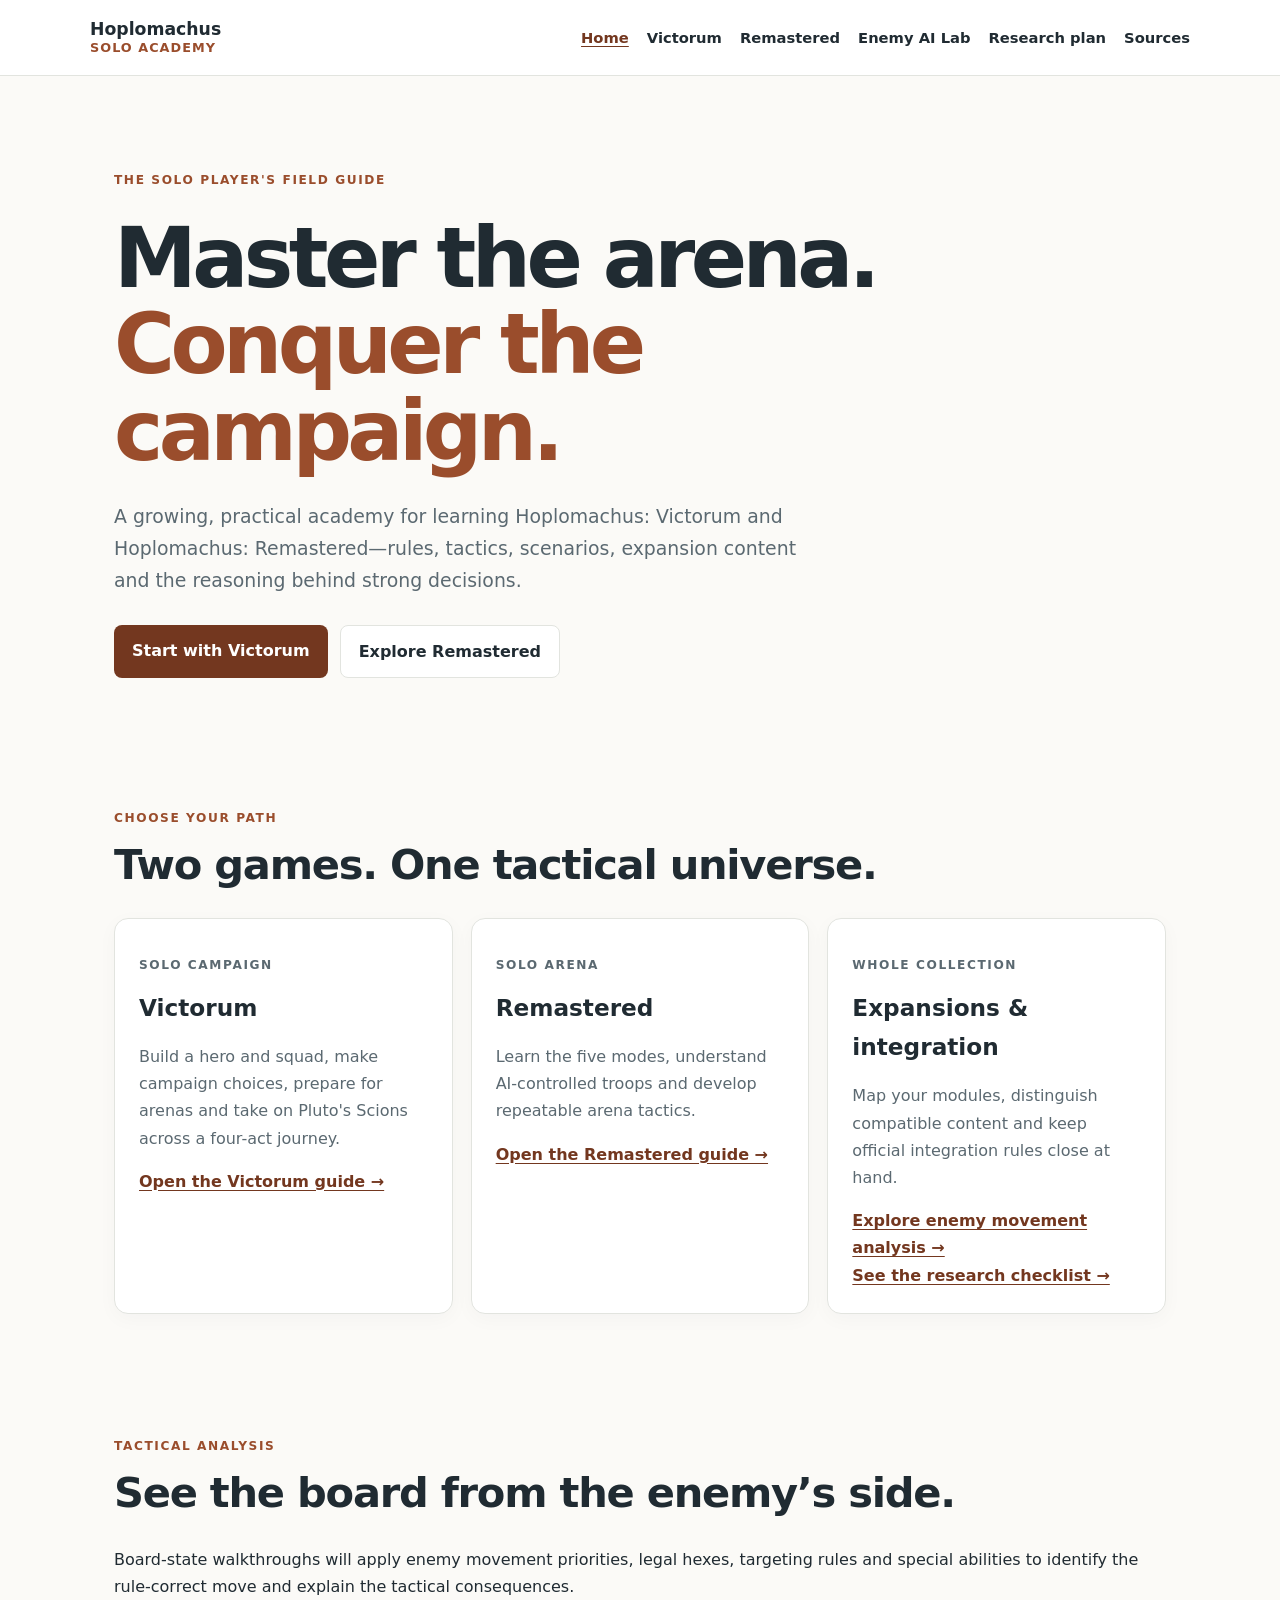
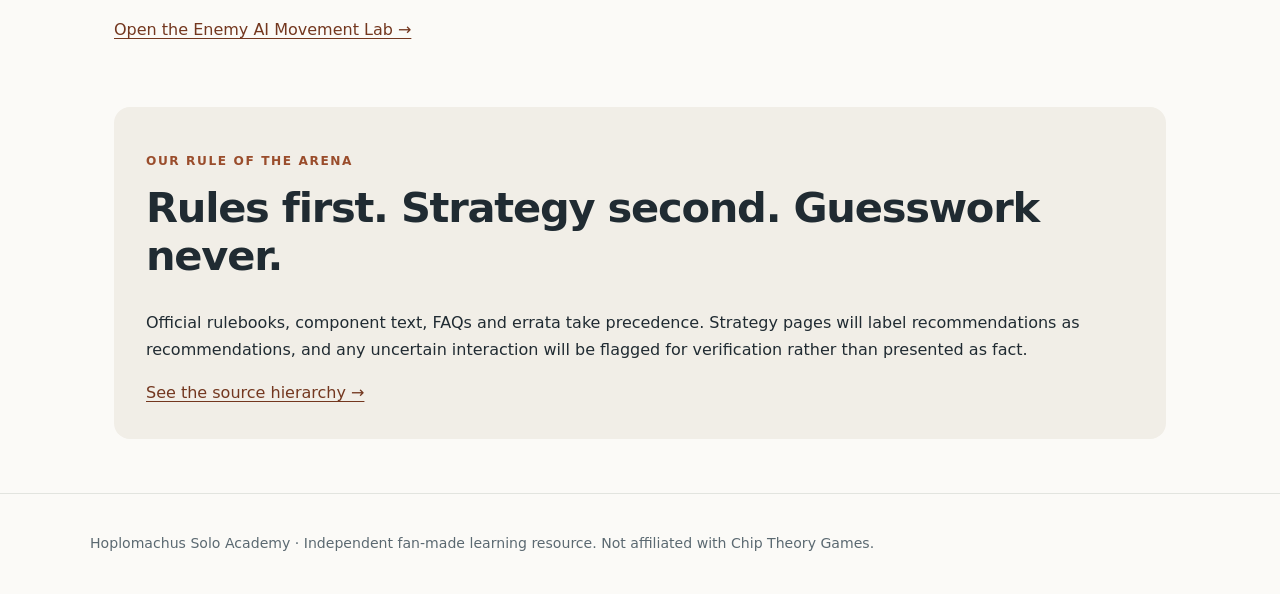
<file: index.html>
<!doctype html>
<html lang="en"><head><meta charset="utf-8"><meta name="viewport" content="width=device-width,initial-scale=1"><meta name="description" content="A practical solo guide to Hoplomachus Victorum and Remastered."><title>Hoplomachus Solo Academy</title><link rel="stylesheet" href="assets/style.css"></head>
<body><header class="site-header"><a class="brand" href="index.html">Hoplomachus <span>Solo Academy</span></a><button class="menu-toggle" aria-expanded="false" aria-controls="site-nav">Menu</button><nav id="site-nav" aria-label="Main navigation"><a href="index.html" aria-current="page">Home</a><a href="guides/victorum-start.html">Victorum</a><a href="guides/remastered-start.html">Remastered</a><a href="guides/enemy-movement-lab.html">Enemy AI Lab</a><a href="research/scope.html">Research plan</a><a href="sources.html">Sources</a></nav></header>
<main><section class="hero"><p class="eyebrow">THE SOLO PLAYER'S FIELD GUIDE</p><h1>Master the arena.<br><span>Conquer the campaign.</span></h1><p class="lead">A growing, practical academy for learning Hoplomachus: Victorum and Hoplomachus: Remastered—rules, tactics, scenarios, expansion content and the reasoning behind strong decisions.</p><div class="actions"><a class="button" href="guides/victorum-start.html">Start with Victorum</a><a class="button secondary" href="guides/remastered-start.html">Explore Remastered</a></div></section>
<section class="section"><div class="section-heading"><p class="eyebrow">CHOOSE YOUR PATH</p><h2>Two games. One tactical universe.</h2></div><div class="cards"><article class="card"><p class="tag">SOLO CAMPAIGN</p><h3>Victorum</h3><p>Build a hero and squad, make campaign choices, prepare for arenas and take on Pluto's Scions across a four-act journey.</p><a href="guides/victorum-start.html">Open the Victorum guide →</a></article><article class="card"><p class="tag">SOLO ARENA</p><h3>Remastered</h3><p>Learn the five modes, understand AI-controlled troops and develop repeatable arena tactics.</p><a href="guides/remastered-start.html">Open the Remastered guide →</a></article><article class="card"><p class="tag">WHOLE COLLECTION</p><h3>Expansions & integration</h3><p>Map your modules, distinguish compatible content and keep official integration rules close at hand.</p><a href="guides/enemy-movement-lab.html">Explore enemy movement analysis →</a><br><a href="research/scope.html">See the research checklist →</a></article></div></section>
<section class="section"><div class="section-heading"><p class="eyebrow">TACTICAL ANALYSIS</p><h2>See the board from the enemy’s side.</h2></div><p>Board-state walkthroughs will apply enemy movement priorities, legal hexes, targeting rules and special abilities to identify the rule-correct move and explain the tactical consequences.</p><a href="guides/enemy-movement-lab.html">Open the Enemy AI Movement Lab →</a></section><section class="section muted"><p class="eyebrow">OUR RULE OF THE ARENA</p><h2>Rules first. Strategy second. Guesswork never.</h2><p>Official rulebooks, component text, FAQs and errata take precedence. Strategy pages will label recommendations as recommendations, and any uncertain interaction will be flagged for verification rather than presented as fact.</p><a href="sources.html">See the source hierarchy →</a></section></main><footer><p>Hoplomachus Solo Academy · Independent fan-made learning resource. Not affiliated with Chip Theory Games.</p></footer><script src="assets/site.js"></script></body></html>
</file>
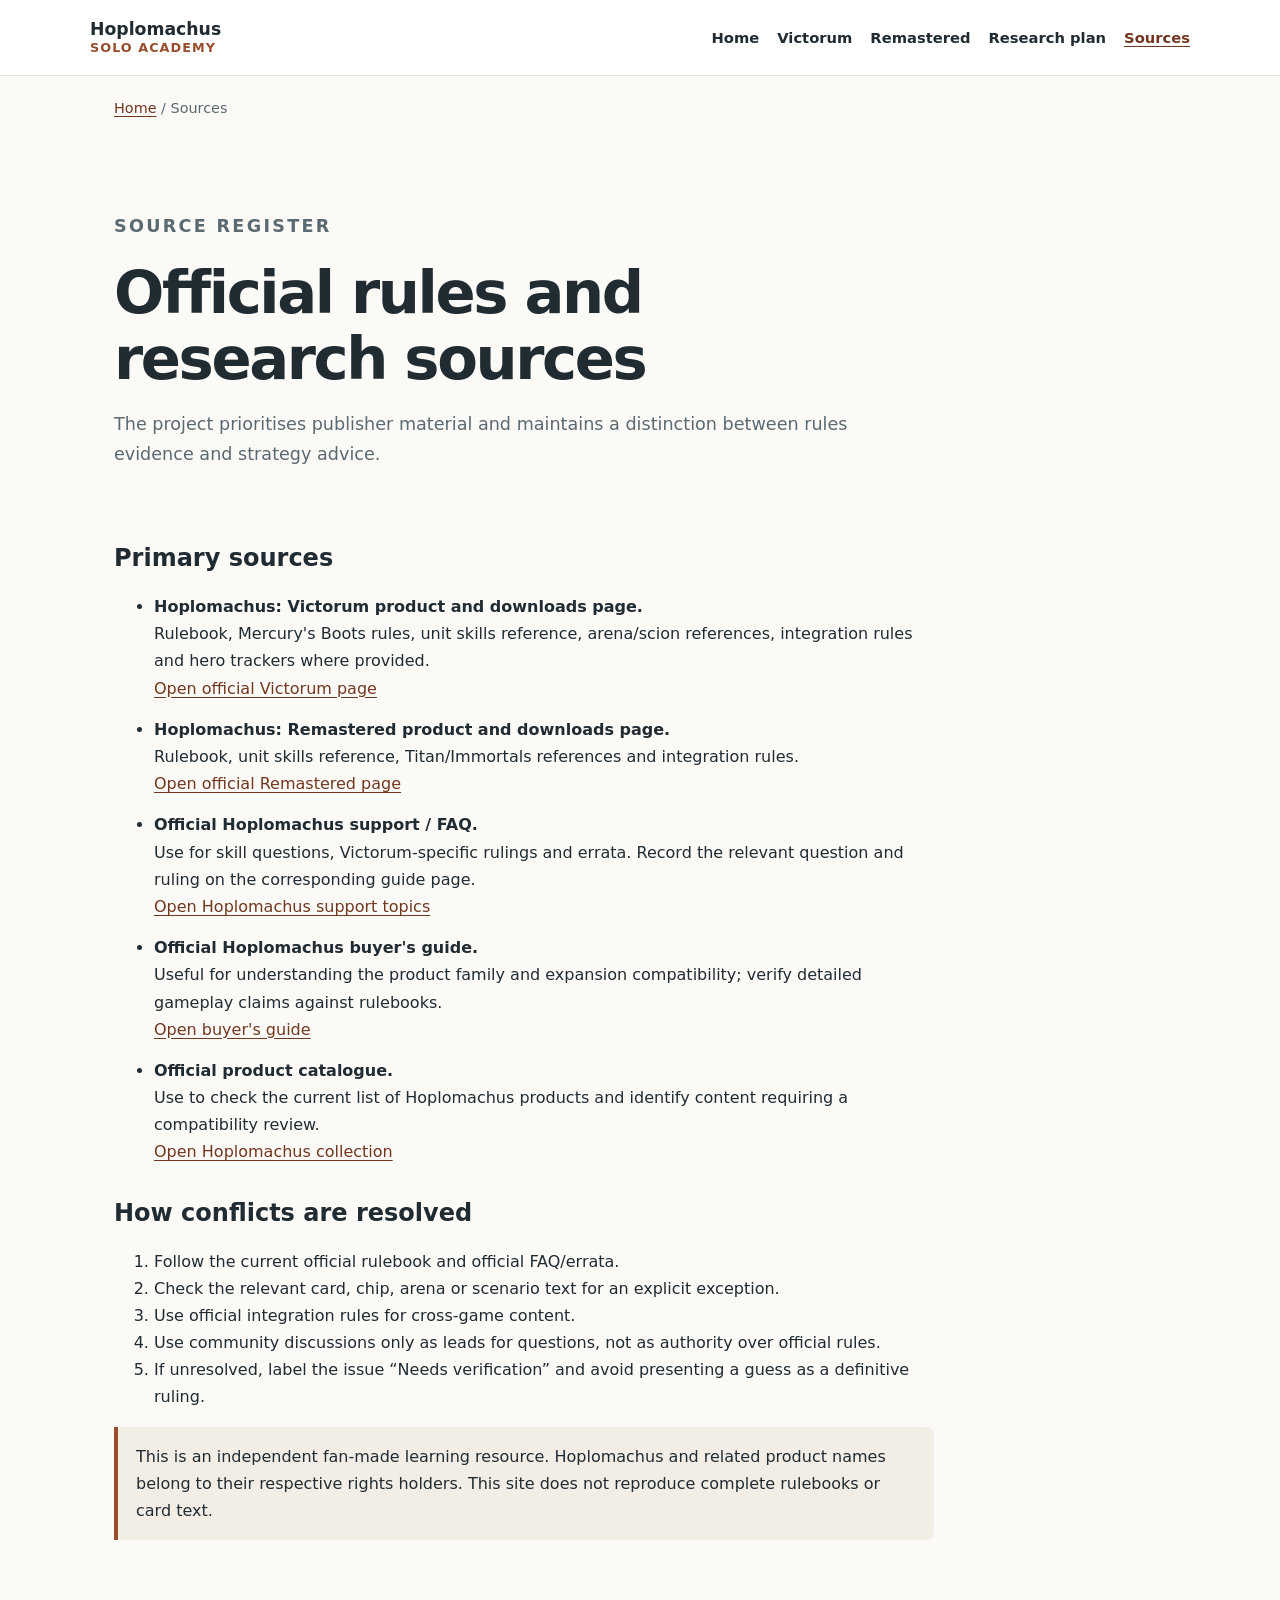
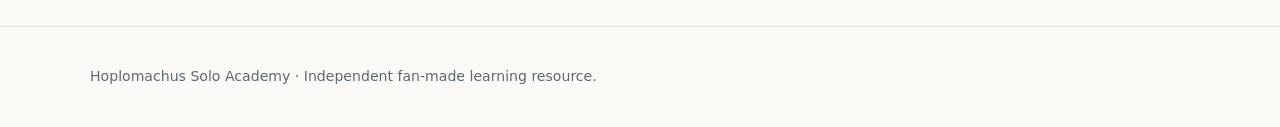
<file: sources.html>
<!doctype html><html lang="en"><head><meta charset="utf-8"><meta name="viewport" content="width=device-width,initial-scale=1"><title>Sources & Rules Authority | Hoplomachus Solo Academy</title><link rel="stylesheet" href="assets/style.css"></head><body><header class="site-header"><a class="brand" href="index.html">Hoplomachus <span>Solo Academy</span></a><button class="menu-toggle" aria-expanded="false" aria-controls="site-nav">Menu</button><nav id="site-nav" aria-label="Main navigation"><a href="index.html">Home</a><a href="guides/victorum-start.html">Victorum</a><a href="guides/remastered-start.html">Remastered</a><a href="research/scope.html">Research plan</a><a href="sources.html" aria-current="page">Sources</a></nav></header><main><div class="breadcrumbs"><a href="index.html">Home</a> / Sources</div><header class="page-intro"><p class="eyebrow">SOURCE REGISTER</p><h1>Official rules and research sources</h1><p>The project prioritises publisher material and maintains a distinction between rules evidence and strategy advice.</p></header><article class="content"><h2>Primary sources</h2><ul class="source-list"><li><strong>Hoplomachus: Victorum product and downloads page.</strong><br>Rulebook, Mercury's Boots rules, unit skills reference, arena/scion references, integration rules and hero trackers where provided.<br><a href="https://chiptheorygames.com/products/hoplomachus-victorum">Open official Victorum page</a></li><li><strong>Hoplomachus: Remastered product and downloads page.</strong><br>Rulebook, unit skills reference, Titan/Immortals references and integration rules.<br><a href="https://chiptheorygames.com/products/hoplomachus-remastered">Open official Remastered page</a></li><li><strong>Official Hoplomachus support / FAQ.</strong><br>Use for skill questions, Victorum-specific rulings and errata. Record the relevant question and ruling on the corresponding guide page.<br><a href="https://support.chiptheorygames.com/support/solutions/33000133541">Open Hoplomachus support topics</a></li><li><strong>Official Hoplomachus buyer's guide.</strong><br>Useful for understanding the product family and expansion compatibility; verify detailed gameplay claims against rulebooks.<br><a href="https://chiptheorygames.com/blogs/buyers-guides/hoplomachus-buyers-guide">Open buyer's guide</a></li><li><strong>Official product catalogue.</strong><br>Use to check the current list of Hoplomachus products and identify content requiring a compatibility review.<br><a href="https://chiptheorygames.com/collections/hoplomachus">Open Hoplomachus collection</a></li></ul><h2>How conflicts are resolved</h2><ol><li>Follow the current official rulebook and official FAQ/errata.</li><li>Check the relevant card, chip, arena or scenario text for an explicit exception.</li><li>Use official integration rules for cross-game content.</li><li>Use community discussions only as leads for questions, not as authority over official rules.</li><li>If unresolved, label the issue “Needs verification” and avoid presenting a guess as a definitive ruling.</li></ol><p class="note">This is an independent fan-made learning resource. Hoplomachus and related product names belong to their respective rights holders. This site does not reproduce complete rulebooks or card text.</p></article></main><footer><p>Hoplomachus Solo Academy · Independent fan-made learning resource.</p></footer><script src="assets/site.js"></script></body></html>
</file>
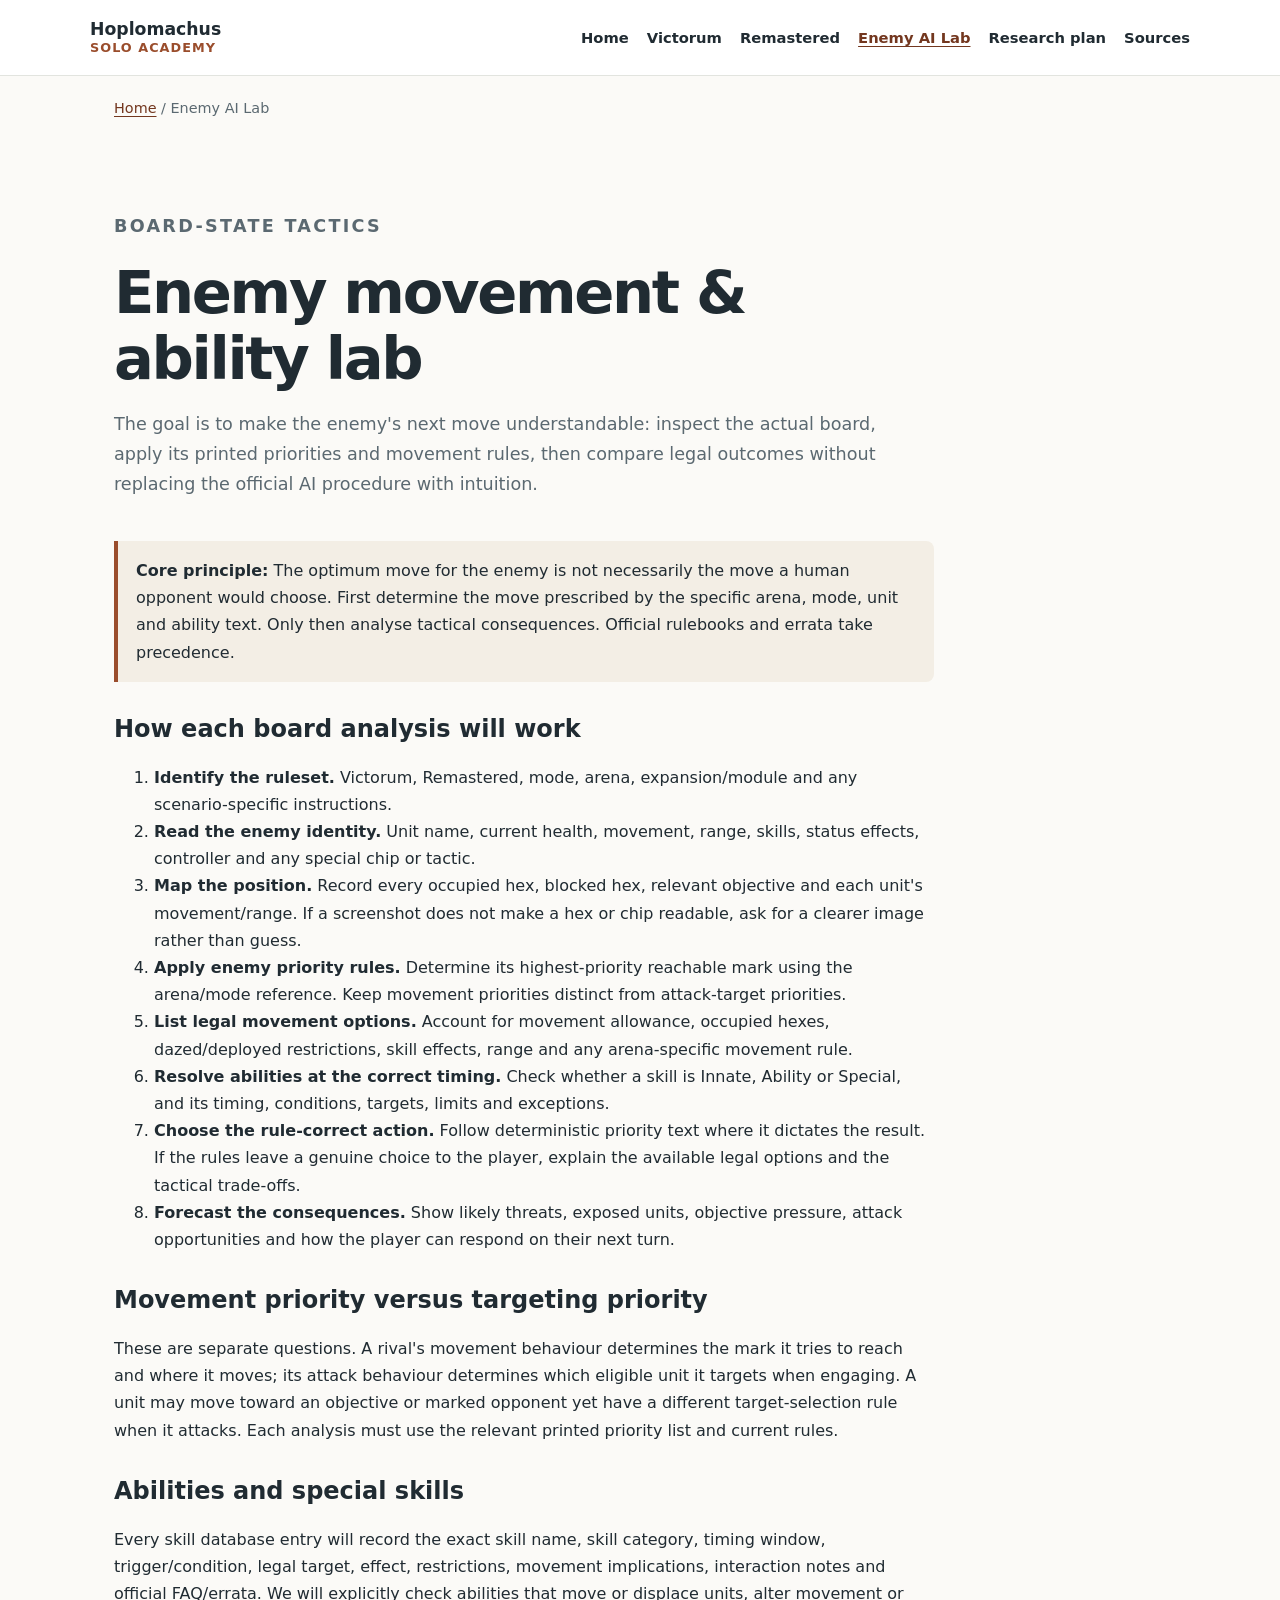
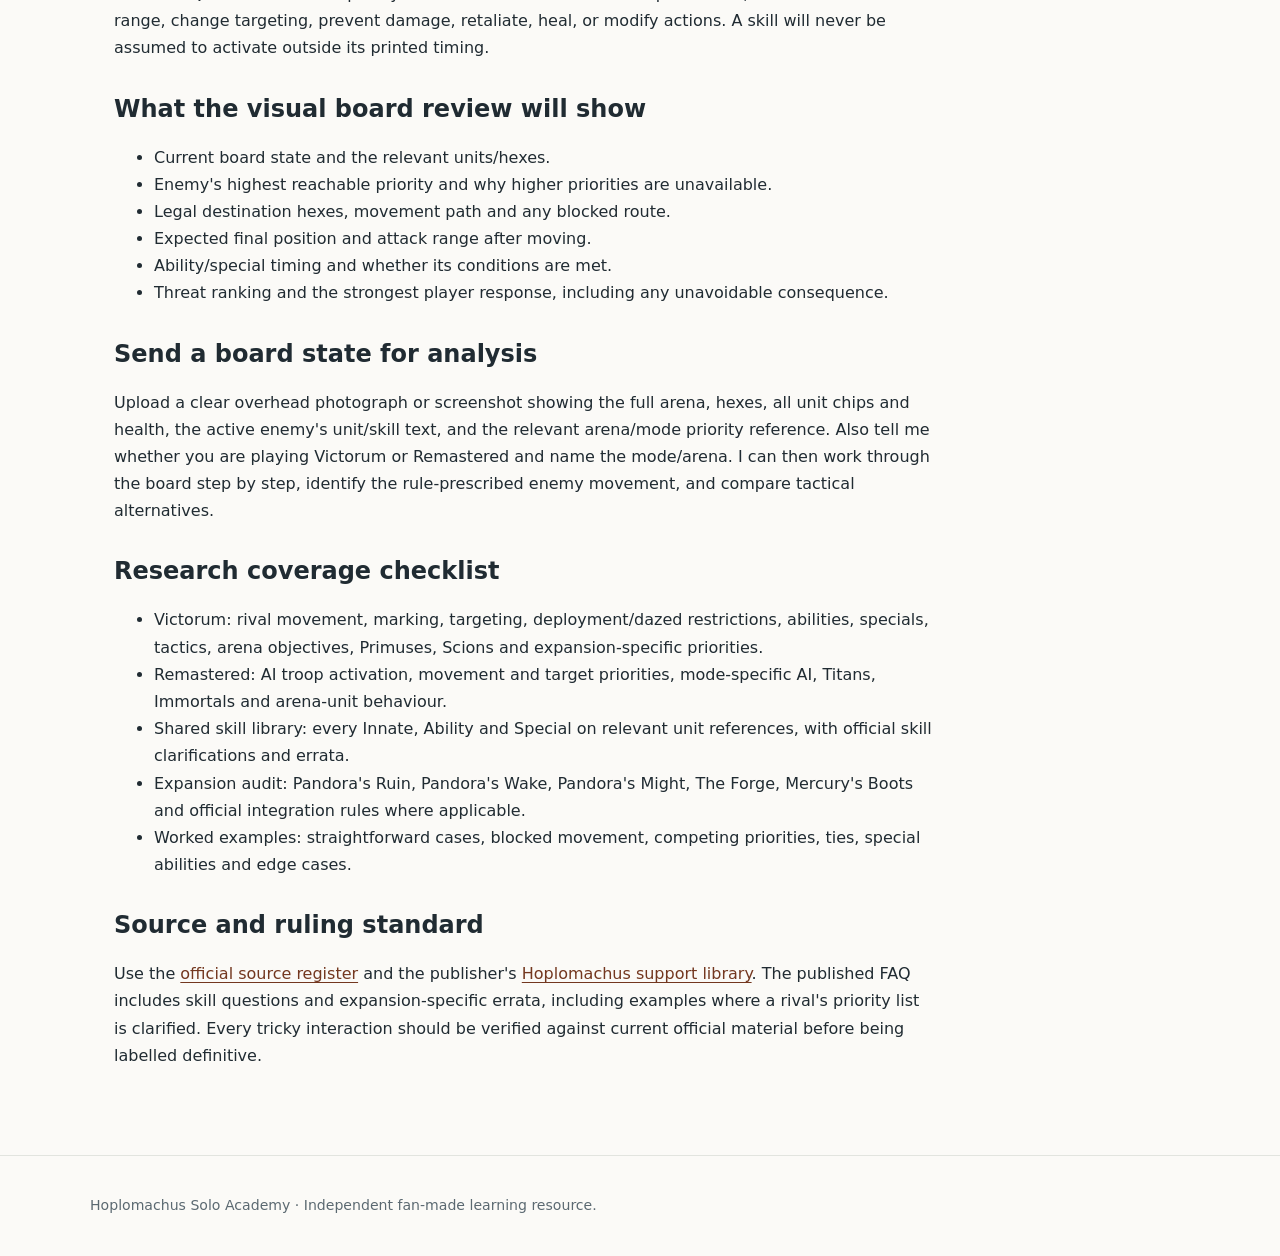
<file: guides/enemy-movement-lab.html>
<!doctype html>
<html lang="en"><head><meta charset="utf-8"><meta name="viewport" content="width=device-width,initial-scale=1"><title>Enemy AI Movement Lab | Hoplomachus Solo Academy</title><link rel="stylesheet" href="../assets/style.css"></head>
<body><header class="site-header"><a class="brand" href="../index.html">Hoplomachus <span>Solo Academy</span></a><button class="menu-toggle" aria-expanded="false" aria-controls="site-nav">Menu</button><nav id="site-nav" aria-label="Main navigation"><a href="../index.html">Home</a><a href="victorum-start.html">Victorum</a><a href="remastered-start.html">Remastered</a><a href="enemy-movement-lab.html" aria-current="page">Enemy AI Lab</a><a href="../research/scope.html">Research plan</a><a href="../sources.html">Sources</a></nav></header>
<main><div class="breadcrumbs"><a href="../index.html">Home</a> / Enemy AI Lab</div><header class="page-intro"><p class="eyebrow">BOARD-STATE TACTICS</p><h1>Enemy movement & ability lab</h1><p>The goal is to make the enemy's next move understandable: inspect the actual board, apply its printed priorities and movement rules, then compare legal outcomes without replacing the official AI procedure with intuition.</p></header>
<article class="content">
<div class="note"><strong>Core principle:</strong> The optimum move for the enemy is not necessarily the move a human opponent would choose. First determine the move prescribed by the specific arena, mode, unit and ability text. Only then analyse tactical consequences. Official rulebooks and errata take precedence.</div>
<h2>How each board analysis will work</h2><ol><li><strong>Identify the ruleset.</strong> Victorum, Remastered, mode, arena, expansion/module and any scenario-specific instructions.</li><li><strong>Read the enemy identity.</strong> Unit name, current health, movement, range, skills, status effects, controller and any special chip or tactic.</li><li><strong>Map the position.</strong> Record every occupied hex, blocked hex, relevant objective and each unit's movement/range. If a screenshot does not make a hex or chip readable, ask for a clearer image rather than guess.</li><li><strong>Apply enemy priority rules.</strong> Determine its highest-priority reachable mark using the arena/mode reference. Keep movement priorities distinct from attack-target priorities.</li><li><strong>List legal movement options.</strong> Account for movement allowance, occupied hexes, dazed/deployed restrictions, skill effects, range and any arena-specific movement rule.</li><li><strong>Resolve abilities at the correct timing.</strong> Check whether a skill is Innate, Ability or Special, and its timing, conditions, targets, limits and exceptions.</li><li><strong>Choose the rule-correct action.</strong> Follow deterministic priority text where it dictates the result. If the rules leave a genuine choice to the player, explain the available legal options and the tactical trade-offs.</li><li><strong>Forecast the consequences.</strong> Show likely threats, exposed units, objective pressure, attack opportunities and how the player can respond on their next turn.</li></ol>
<h2>Movement priority versus targeting priority</h2><p>These are separate questions. A rival's movement behaviour determines the mark it tries to reach and where it moves; its attack behaviour determines which eligible unit it targets when engaging. A unit may move toward an objective or marked opponent yet have a different target-selection rule when it attacks. Each analysis must use the relevant printed priority list and current rules.</p>
<h2>Abilities and special skills</h2><p>Every skill database entry will record the exact skill name, skill category, timing window, trigger/condition, legal target, effect, restrictions, movement implications, interaction notes and official FAQ/errata. We will explicitly check abilities that move or displace units, alter movement or range, change targeting, prevent damage, retaliate, heal, or modify actions. A skill will never be assumed to activate outside its printed timing.</p>
<h2>What the visual board review will show</h2><ul><li>Current board state and the relevant units/hexes.</li><li>Enemy's highest reachable priority and why higher priorities are unavailable.</li><li>Legal destination hexes, movement path and any blocked route.</li><li>Expected final position and attack range after moving.</li><li>Ability/special timing and whether its conditions are met.</li><li>Threat ranking and the strongest player response, including any unavoidable consequence.</li></ul>
<h2>Send a board state for analysis</h2><p>Upload a clear overhead photograph or screenshot showing the full arena, hexes, all unit chips and health, the active enemy's unit/skill text, and the relevant arena/mode priority reference. Also tell me whether you are playing Victorum or Remastered and name the mode/arena. I can then work through the board step by step, identify the rule-prescribed enemy movement, and compare tactical alternatives.</p>
<h2>Research coverage checklist</h2><ul><li>Victorum: rival movement, marking, targeting, deployment/dazed restrictions, abilities, specials, tactics, arena objectives, Primuses, Scions and expansion-specific priorities.</li><li>Remastered: AI troop activation, movement and target priorities, mode-specific AI, Titans, Immortals and arena-unit behaviour.</li><li>Shared skill library: every Innate, Ability and Special on relevant unit references, with official skill clarifications and errata.</li><li>Expansion audit: Pandora's Ruin, Pandora's Wake, Pandora's Might, The Forge, Mercury's Boots and official integration rules where applicable.</li><li>Worked examples: straightforward cases, blocked movement, competing priorities, ties, special abilities and edge cases.</li></ul>
<h2>Source and ruling standard</h2><p>Use the <a href="../sources.html">official source register</a> and the publisher's <a href="https://chiptheorygames.com/pages/support/hoplomachus">Hoplomachus support library</a>. The published FAQ includes skill questions and expansion-specific errata, including examples where a rival's priority list is clarified. Every tricky interaction should be verified against current official material before being labelled definitive.</p>
</article></main><footer><p>Hoplomachus Solo Academy · Independent fan-made learning resource.</p></footer><script src="../assets/site.js"></script></body></html>
</file>
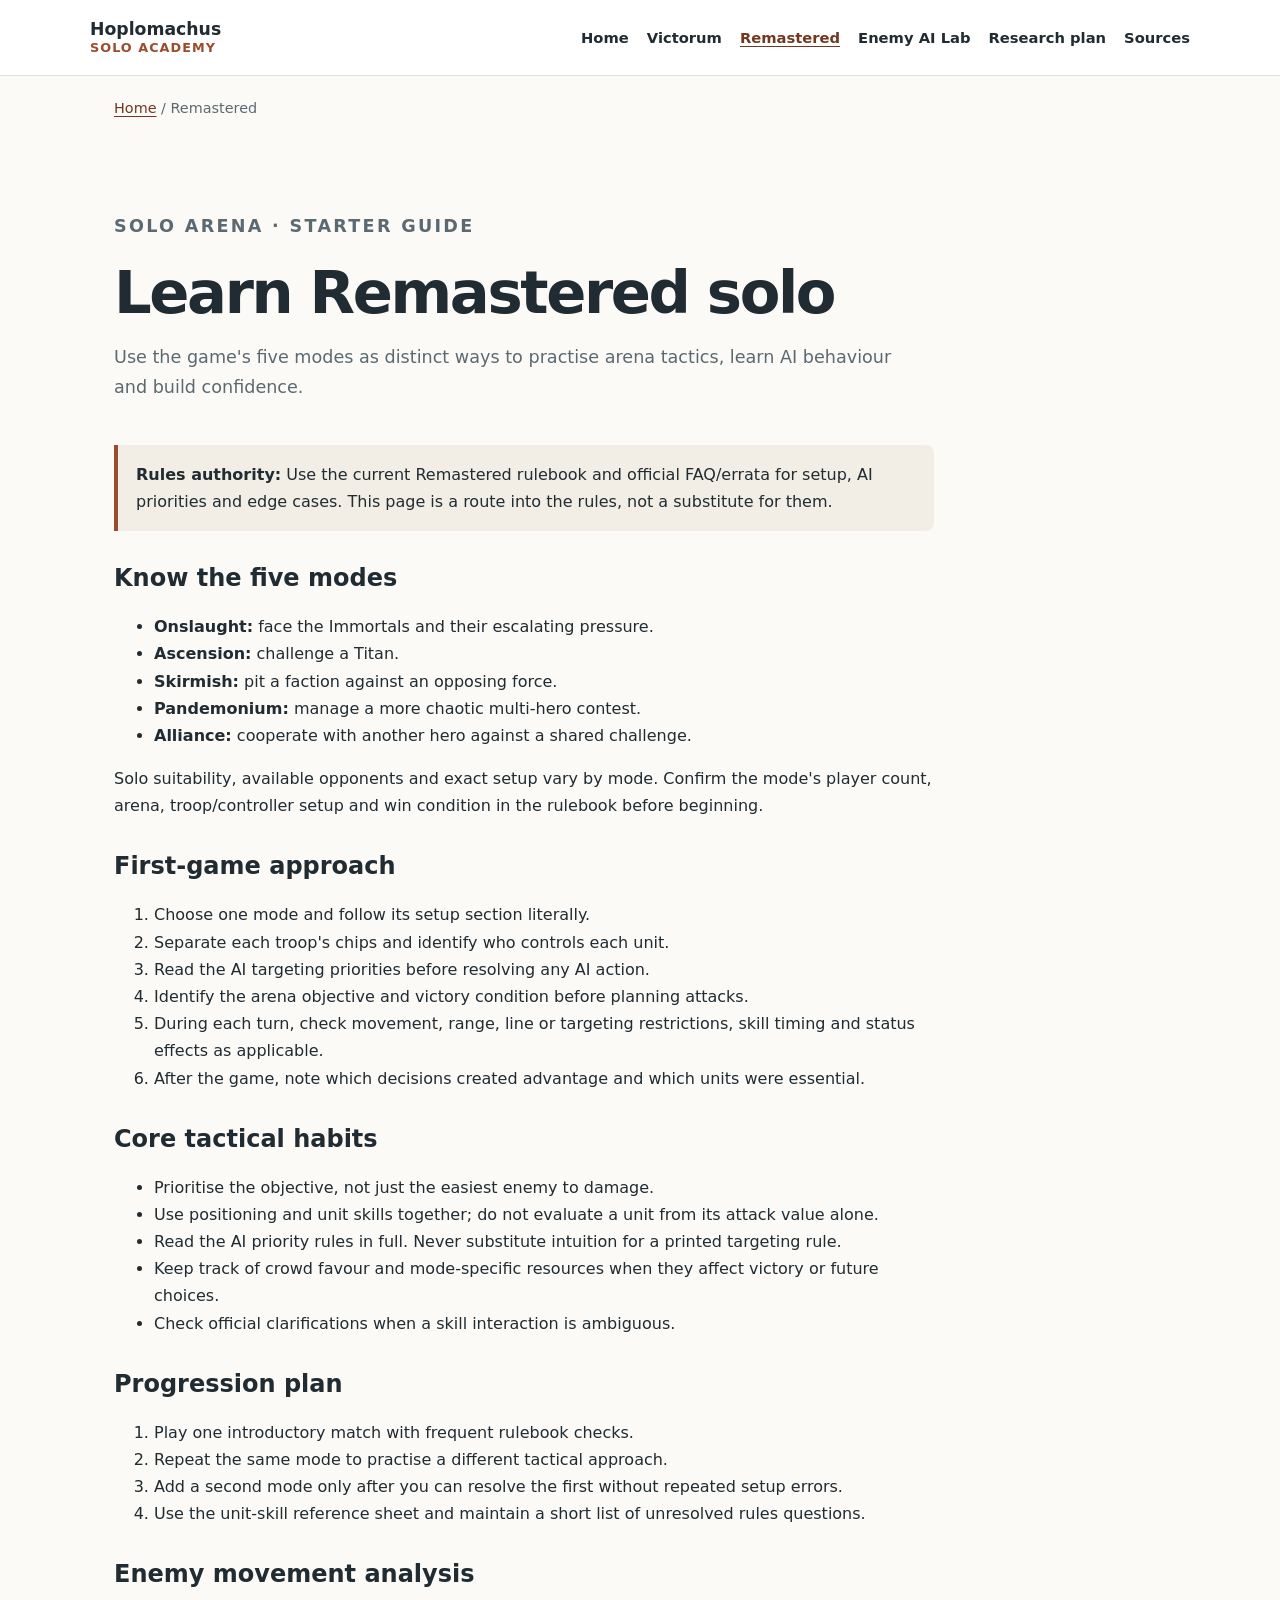
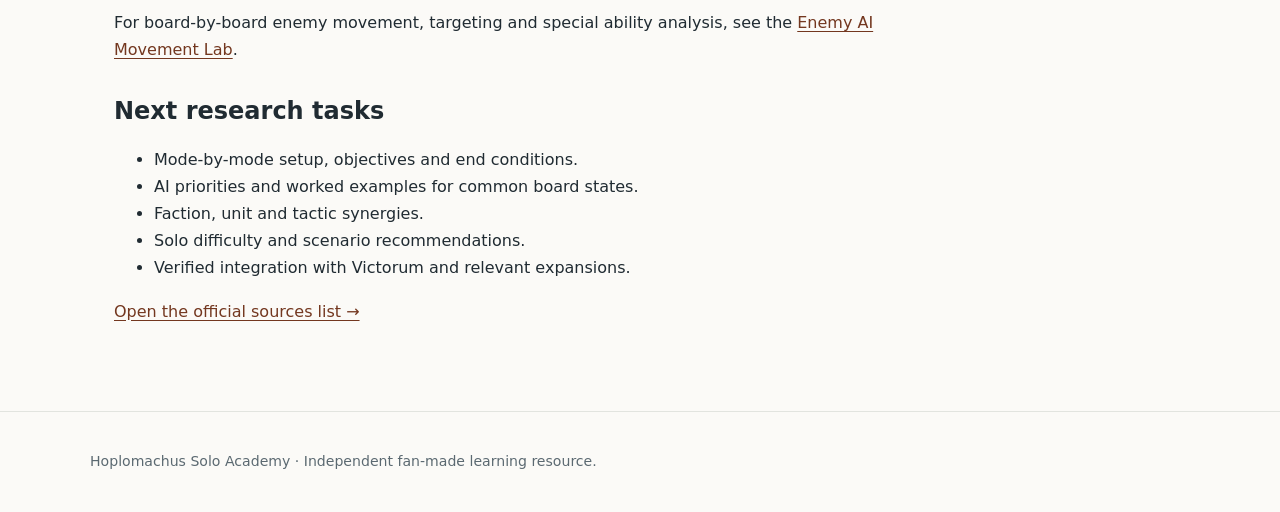
<file: guides/remastered-start.html>
<!doctype html><html lang="en"><head><meta charset="utf-8"><meta name="viewport" content="width=device-width,initial-scale=1"><title>Remastered Solo Starter | Hoplomachus Solo Academy</title><link rel="stylesheet" href="../assets/style.css"></head><body><header class="site-header"><a class="brand" href="../index.html">Hoplomachus <span>Solo Academy</span></a><button class="menu-toggle" aria-expanded="false" aria-controls="site-nav">Menu</button><nav id="site-nav" aria-label="Main navigation"><a href="../index.html">Home</a><a href="victorum-start.html">Victorum</a><a href="remastered-start.html" aria-current="page">Remastered</a><a href="enemy-movement-lab.html">Enemy AI Lab</a><a href="../research/scope.html">Research plan</a><a href="../sources.html">Sources</a></nav></header><main><div class="breadcrumbs"><a href="../index.html">Home</a> / Remastered</div><header class="page-intro"><p class="eyebrow">SOLO ARENA · STARTER GUIDE</p><h1>Learn Remastered solo</h1><p>Use the game's five modes as distinct ways to practise arena tactics, learn AI behaviour and build confidence.</p></header><article class="content"><div class="note"><strong>Rules authority:</strong> Use the current Remastered rulebook and official FAQ/errata for setup, AI priorities and edge cases. This page is a route into the rules, not a substitute for them.</div><h2>Know the five modes</h2><ul><li><strong>Onslaught:</strong> face the Immortals and their escalating pressure.</li><li><strong>Ascension:</strong> challenge a Titan.</li><li><strong>Skirmish:</strong> pit a faction against an opposing force.</li><li><strong>Pandemonium:</strong> manage a more chaotic multi-hero contest.</li><li><strong>Alliance:</strong> cooperate with another hero against a shared challenge.</li></ul><p>Solo suitability, available opponents and exact setup vary by mode. Confirm the mode's player count, arena, troop/controller setup and win condition in the rulebook before beginning.</p><h2>First-game approach</h2><ol><li>Choose one mode and follow its setup section literally.</li><li>Separate each troop's chips and identify who controls each unit.</li><li>Read the AI targeting priorities before resolving any AI action.</li><li>Identify the arena objective and victory condition before planning attacks.</li><li>During each turn, check movement, range, line or targeting restrictions, skill timing and status effects as applicable.</li><li>After the game, note which decisions created advantage and which units were essential.</li></ol><h2>Core tactical habits</h2><ul><li>Prioritise the objective, not just the easiest enemy to damage.</li><li>Use positioning and unit skills together; do not evaluate a unit from its attack value alone.</li><li>Read the AI priority rules in full. Never substitute intuition for a printed targeting rule.</li><li>Keep track of crowd favour and mode-specific resources when they affect victory or future choices.</li><li>Check official clarifications when a skill interaction is ambiguous.</li></ul><h2>Progression plan</h2><ol><li>Play one introductory match with frequent rulebook checks.</li><li>Repeat the same mode to practise a different tactical approach.</li><li>Add a second mode only after you can resolve the first without repeated setup errors.</li><li>Use the unit-skill reference sheet and maintain a short list of unresolved rules questions.</li></ol><h2>Enemy movement analysis</h2><p>For board-by-board enemy movement, targeting and special ability analysis, see the <a href="enemy-movement-lab.html">Enemy AI Movement Lab</a>.</p><h2>Next research tasks</h2><ul><li>Mode-by-mode setup, objectives and end conditions.</li><li>AI priorities and worked examples for common board states.</li><li>Faction, unit and tactic synergies.</li><li>Solo difficulty and scenario recommendations.</li><li>Verified integration with Victorum and relevant expansions.</li></ul><p><a href="../sources.html">Open the official sources list →</a></p></article></main><footer><p>Hoplomachus Solo Academy · Independent fan-made learning resource.</p></footer><script src="../assets/site.js"></script></body></html>
</file>
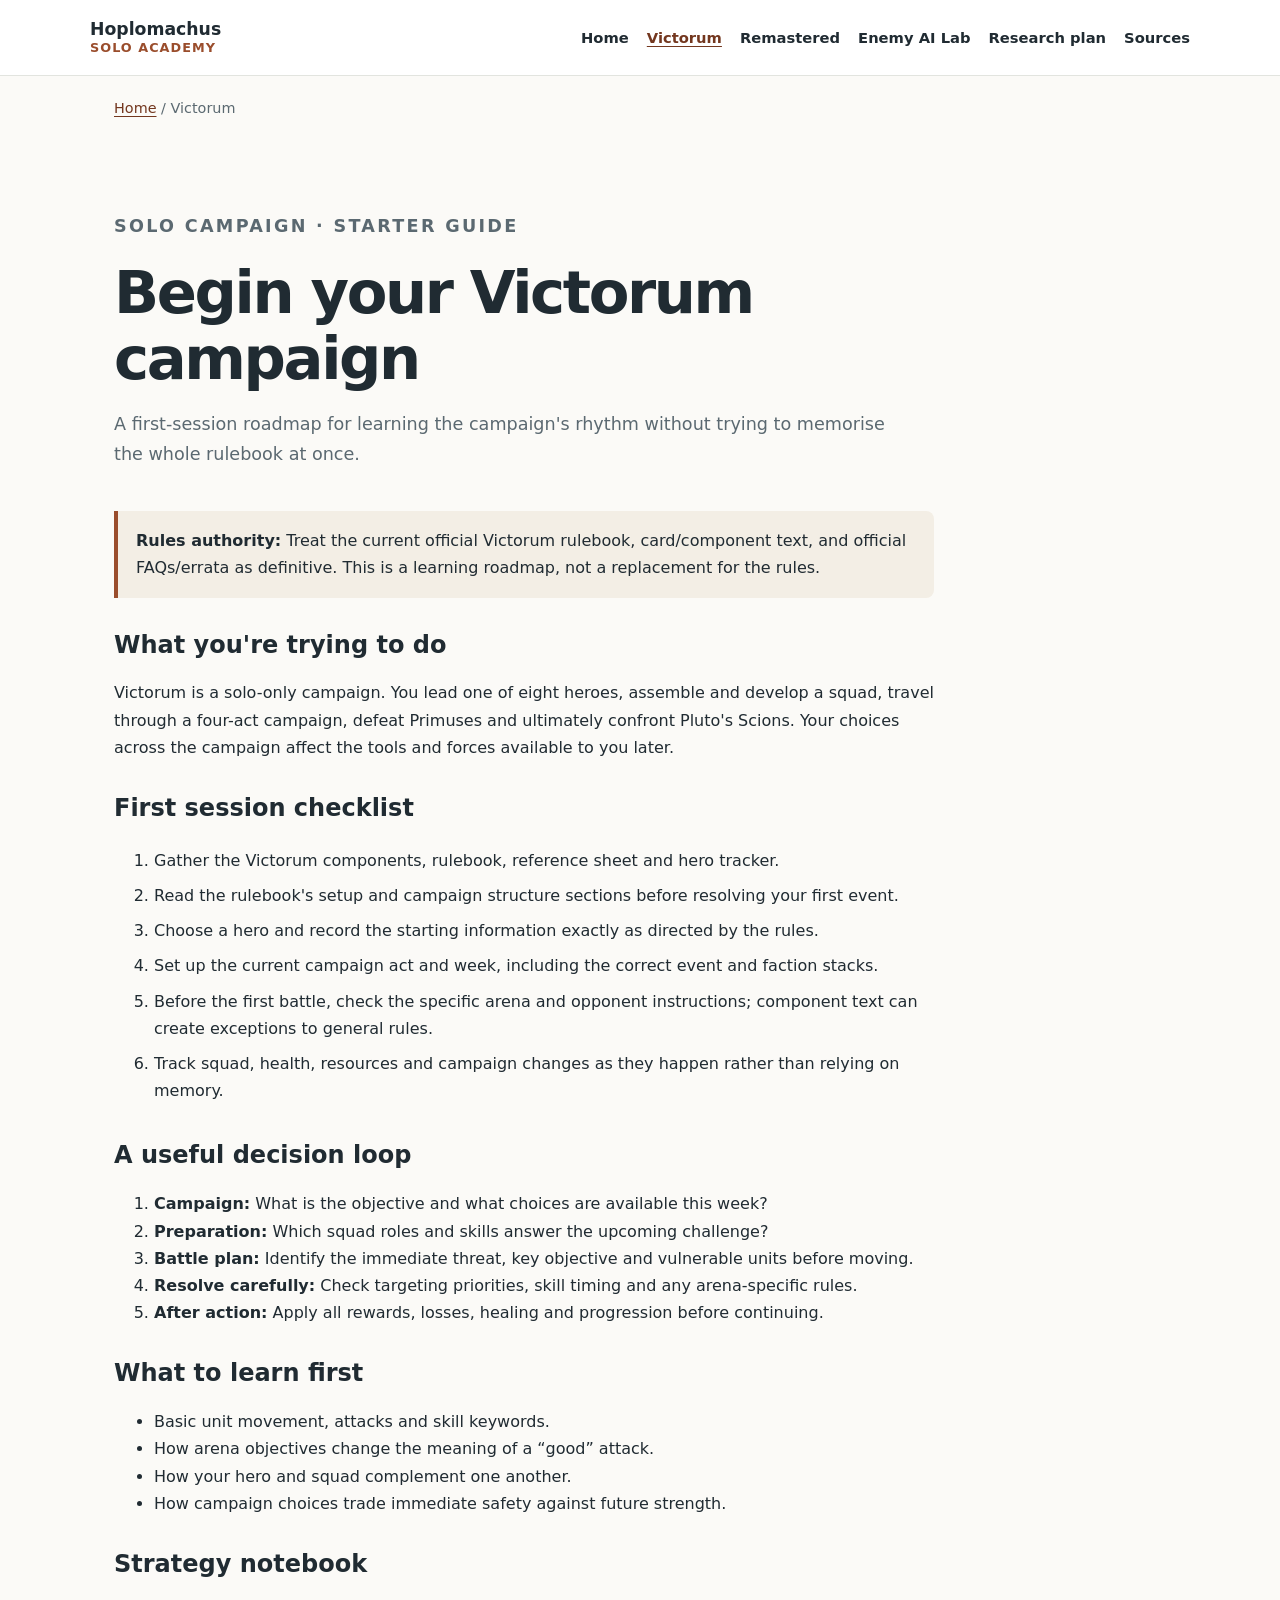
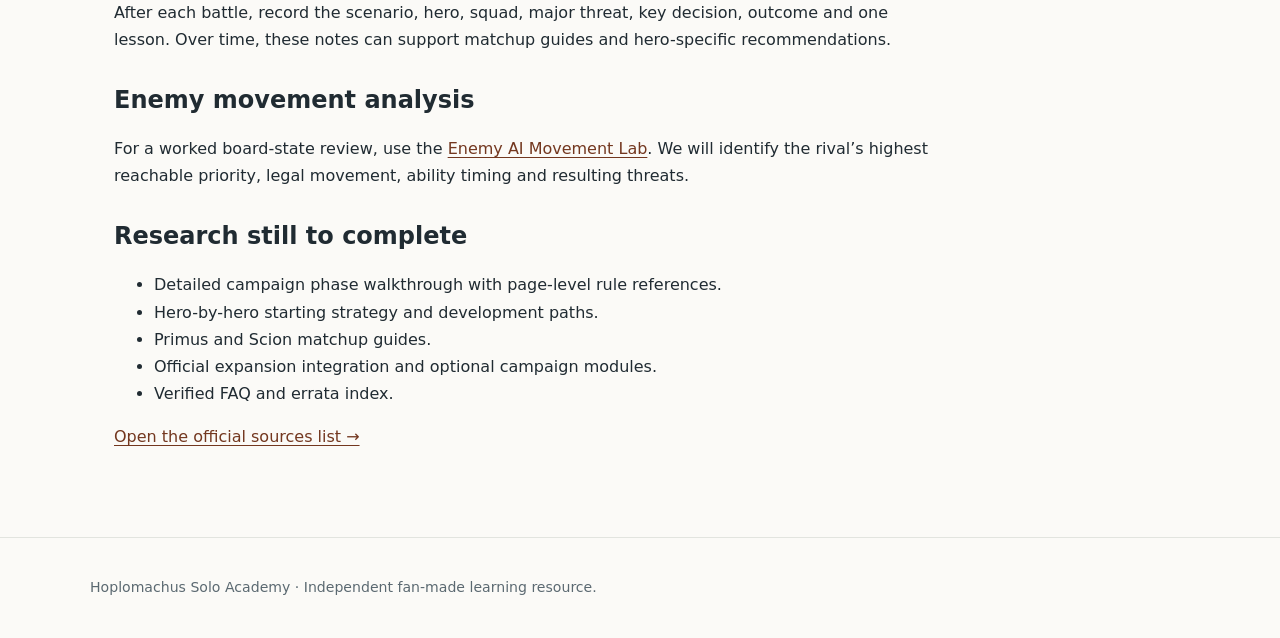
<file: guides/victorum-start.html>
<!doctype html><html lang="en"><head><meta charset="utf-8"><meta name="viewport" content="width=device-width,initial-scale=1"><title>Victorum Solo Starter | Hoplomachus Solo Academy</title><link rel="stylesheet" href="../assets/style.css"></head><body><header class="site-header"><a class="brand" href="../index.html">Hoplomachus <span>Solo Academy</span></a><button class="menu-toggle" aria-expanded="false" aria-controls="site-nav">Menu</button><nav id="site-nav" aria-label="Main navigation"><a href="../index.html">Home</a><a href="victorum-start.html" aria-current="page">Victorum</a><a href="remastered-start.html">Remastered</a><a href="enemy-movement-lab.html">Enemy AI Lab</a><a href="../research/scope.html">Research plan</a><a href="../sources.html">Sources</a></nav></header><main><div class="breadcrumbs"><a href="../index.html">Home</a> / Victorum</div><header class="page-intro"><p class="eyebrow">SOLO CAMPAIGN · STARTER GUIDE</p><h1>Begin your Victorum campaign</h1><p>A first-session roadmap for learning the campaign's rhythm without trying to memorise the whole rulebook at once.</p></header><article class="content"><div class="note"><strong>Rules authority:</strong> Treat the current official Victorum rulebook, card/component text, and official FAQs/errata as definitive. This is a learning roadmap, not a replacement for the rules.</div><h2>What you're trying to do</h2><p>Victorum is a solo-only campaign. You lead one of eight heroes, assemble and develop a squad, travel through a four-act campaign, defeat Primuses and ultimately confront Pluto's Scions. Your choices across the campaign affect the tools and forces available to you later.</p><h2>First session checklist</h2><ol class="checklist"><li>Gather the Victorum components, rulebook, reference sheet and hero tracker.</li><li>Read the rulebook's setup and campaign structure sections before resolving your first event.</li><li>Choose a hero and record the starting information exactly as directed by the rules.</li><li>Set up the current campaign act and week, including the correct event and faction stacks.</li><li>Before the first battle, check the specific arena and opponent instructions; component text can create exceptions to general rules.</li><li>Track squad, health, resources and campaign changes as they happen rather than relying on memory.</li></ol><h2>A useful decision loop</h2><ol><li><strong>Campaign:</strong> What is the objective and what choices are available this week?</li><li><strong>Preparation:</strong> Which squad roles and skills answer the upcoming challenge?</li><li><strong>Battle plan:</strong> Identify the immediate threat, key objective and vulnerable units before moving.</li><li><strong>Resolve carefully:</strong> Check targeting priorities, skill timing and any arena-specific rules.</li><li><strong>After action:</strong> Apply all rewards, losses, healing and progression before continuing.</li></ol><h2>What to learn first</h2><ul><li>Basic unit movement, attacks and skill keywords.</li><li>How arena objectives change the meaning of a “good” attack.</li><li>How your hero and squad complement one another.</li><li>How campaign choices trade immediate safety against future strength.</li></ul><h2>Strategy notebook</h2><p>After each battle, record the scenario, hero, squad, major threat, key decision, outcome and one lesson. Over time, these notes can support matchup guides and hero-specific recommendations.</p><h2>Enemy movement analysis</h2><p>For a worked board-state review, use the <a href="enemy-movement-lab.html">Enemy AI Movement Lab</a>. We will identify the rival’s highest reachable priority, legal movement, ability timing and resulting threats.</p><h2>Research still to complete</h2><ul><li>Detailed campaign phase walkthrough with page-level rule references.</li><li>Hero-by-hero starting strategy and development paths.</li><li>Primus and Scion matchup guides.</li><li>Official expansion integration and optional campaign modules.</li><li>Verified FAQ and errata index.</li></ul><p><a href="../sources.html">Open the official sources list →</a></p></article></main><footer><p>Hoplomachus Solo Academy · Independent fan-made learning resource.</p></footer><script src="../assets/site.js"></script></body></html>
</file>
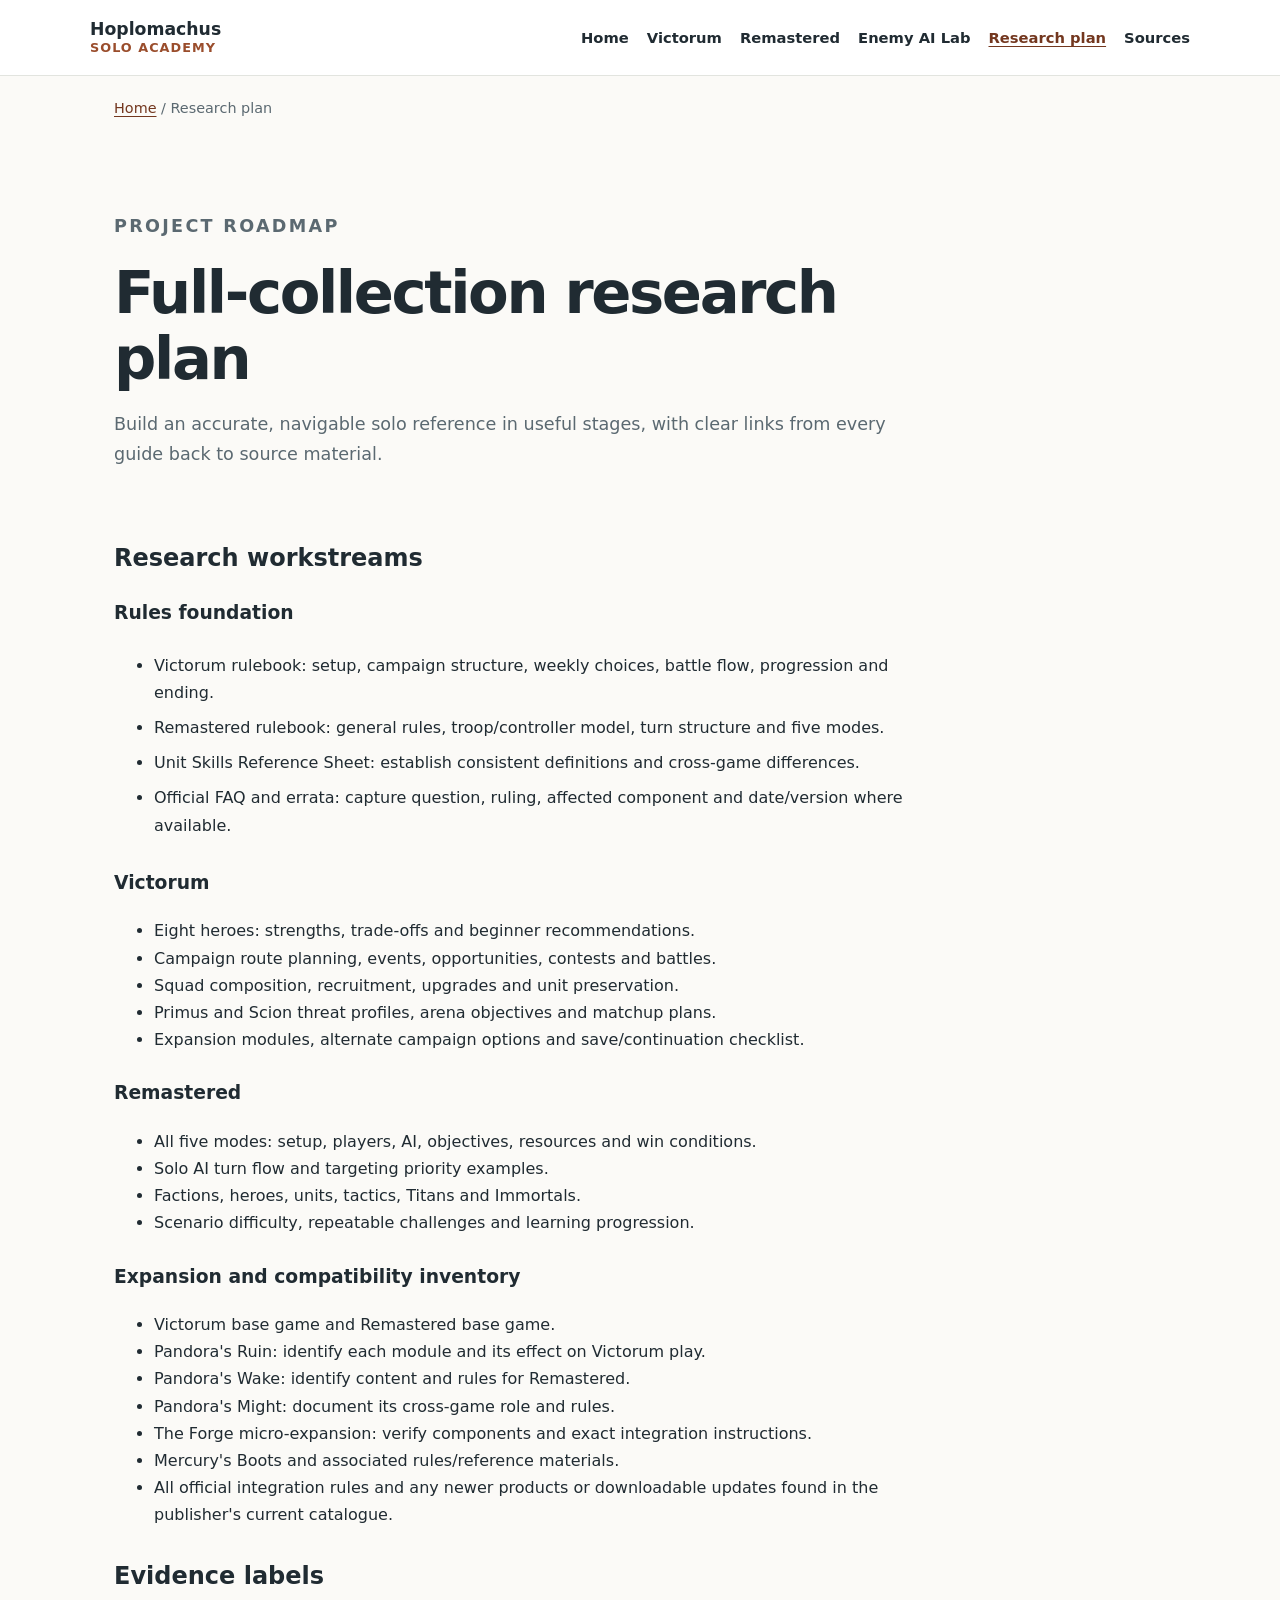
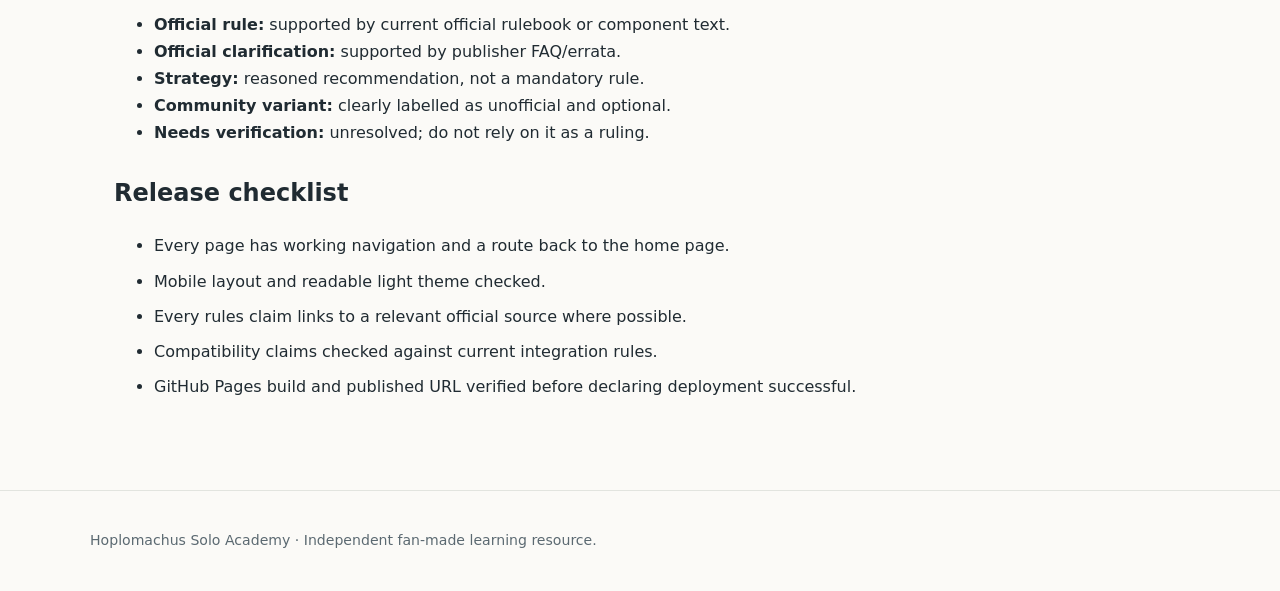
<file: research/scope.html>
<!doctype html><html lang="en"><head><meta charset="utf-8"><meta name="viewport" content="width=device-width,initial-scale=1"><title>Research Plan | Hoplomachus Solo Academy</title><link rel="stylesheet" href="../assets/style.css"></head><body><header class="site-header"><a class="brand" href="../index.html">Hoplomachus <span>Solo Academy</span></a><button class="menu-toggle" aria-expanded="false" aria-controls="site-nav">Menu</button><nav id="site-nav" aria-label="Main navigation"><a href="../index.html">Home</a><a href="../guides/victorum-start.html">Victorum</a><a href="../guides/remastered-start.html">Remastered</a><a href="../guides/enemy-movement-lab.html">Enemy AI Lab</a><a href="scope.html" aria-current="page">Research plan</a><a href="../sources.html">Sources</a></nav></header><main><div class="breadcrumbs"><a href="../index.html">Home</a> / Research plan</div><header class="page-intro"><p class="eyebrow">PROJECT ROADMAP</p><h1>Full-collection research plan</h1><p>Build an accurate, navigable solo reference in useful stages, with clear links from every guide back to source material.</p></header><article class="content"><h2>Research workstreams</h2><h3>Rules foundation</h3><ul class="checklist"><li>Victorum rulebook: setup, campaign structure, weekly choices, battle flow, progression and ending.</li><li>Remastered rulebook: general rules, troop/controller model, turn structure and five modes.</li><li>Unit Skills Reference Sheet: establish consistent definitions and cross-game differences.</li><li>Official FAQ and errata: capture question, ruling, affected component and date/version where available.</li></ul><h3>Victorum</h3><ul><li>Eight heroes: strengths, trade-offs and beginner recommendations.</li><li>Campaign route planning, events, opportunities, contests and battles.</li><li>Squad composition, recruitment, upgrades and unit preservation.</li><li>Primus and Scion threat profiles, arena objectives and matchup plans.</li><li>Expansion modules, alternate campaign options and save/continuation checklist.</li></ul><h3>Remastered</h3><ul><li>All five modes: setup, players, AI, objectives, resources and win conditions.</li><li>Solo AI turn flow and targeting priority examples.</li><li>Factions, heroes, units, tactics, Titans and Immortals.</li><li>Scenario difficulty, repeatable challenges and learning progression.</li></ul><h3>Expansion and compatibility inventory</h3><ul><li>Victorum base game and Remastered base game.</li><li>Pandora's Ruin: identify each module and its effect on Victorum play.</li><li>Pandora's Wake: identify content and rules for Remastered.</li><li>Pandora's Might: document its cross-game role and rules.</li><li>The Forge micro-expansion: verify components and exact integration instructions.</li><li>Mercury's Boots and associated rules/reference materials.</li><li>All official integration rules and any newer products or downloadable updates found in the publisher's current catalogue.</li></ul><h2>Evidence labels</h2><ul><li><strong>Official rule:</strong> supported by current official rulebook or component text.</li><li><strong>Official clarification:</strong> supported by publisher FAQ/errata.</li><li><strong>Strategy:</strong> reasoned recommendation, not a mandatory rule.</li><li><strong>Community variant:</strong> clearly labelled as unofficial and optional.</li><li><strong>Needs verification:</strong> unresolved; do not rely on it as a ruling.</li></ul><h2>Release checklist</h2><ul class="checklist"><li>Every page has working navigation and a route back to the home page.</li><li>Mobile layout and readable light theme checked.</li><li>Every rules claim links to a relevant official source where possible.</li><li>Compatibility claims checked against current integration rules.</li><li>GitHub Pages build and published URL verified before declaring deployment successful.</li></ul></article></main><footer><p>Hoplomachus Solo Academy · Independent fan-made learning resource.</p></footer><script src="../assets/site.js"></script></body></html>
</file>
<file: assets/style.css>
:root{color-scheme:light;--ink:#202b32;--muted:#5b6971;--paper:#fbfaf7;--panel:#fff;--line:#e2e4df;--accent:#9a4d2c;--accent-dark:#73371f;--soft:#f1eee7;--max:1100px}*{box-sizing:border-box}html{scroll-behavior:smooth}body{margin:0;background:var(--paper);color:var(--ink);font:16px/1.7 system-ui,-apple-system,BlinkMacSystemFont,"Segoe UI",sans-serif}a{color:var(--accent-dark);text-underline-offset:3px}a:hover{color:var(--accent);text-decoration-thickness:2px}.site-header{min-height:76px;padding:14px max(5vw,calc((100vw - var(--max))/2));display:flex;align-items:center;justify-content:space-between;gap:24px;background:#fff;border-bottom:1px solid var(--line)}.brand{font-weight:850;font-size:1.08rem;line-height:1.2;text-decoration:none;color:var(--ink)}.brand span{display:block;font-size:.8rem;font-weight:600;letter-spacing:.08em;text-transform:uppercase;color:var(--accent)}nav{display:flex;gap:18px;flex-wrap:wrap}nav a{font-size:.92rem;text-decoration:none;color:var(--ink);font-weight:650}nav a[aria-current=page]{color:var(--accent-dark);text-decoration:underline}.menu-toggle{display:none;border:1px solid var(--line);border-radius:8px;background:white;padding:8px 12px}main{max-width:var(--max);margin:auto;padding:0 24px}.hero{padding:82px 0 72px;max-width:850px}.eyebrow,.tag{font-size:.76rem;font-weight:800;letter-spacing:.13em;color:var(--accent);text-transform:uppercase}.hero h1{font-size:clamp(2.7rem,7vw,5.2rem);line-height:1.04;letter-spacing:-.055em;margin:.3em 0}.hero h1 span{color:var(--accent)}.lead{font-size:1.18rem;max-width:720px;color:var(--muted)}.actions{display:flex;gap:12px;flex-wrap:wrap;margin-top:28px}.button{display:inline-block;background:var(--accent-dark);color:white;padding:12px 18px;border-radius:8px;text-decoration:none;font-weight:750}.button:hover{background:var(--accent);color:white}.button.secondary{background:white;color:var(--ink);border:1px solid var(--line)}.section{padding:46px 0 64px}.section-heading h2,.section h2{font-size:clamp(1.8rem,4vw,2.6rem);line-height:1.15;letter-spacing:-.03em;margin:.2em 0 .7em}.cards{display:grid;grid-template-columns:repeat(3,minmax(0,1fr));gap:18px}.card{background:var(--panel);border:1px solid var(--line);border-radius:14px;padding:24px;box-shadow:0 5px 20px #202b3208}.card h3{font-size:1.45rem;margin:.3em 0}.card p{color:var(--muted)}.card a{font-weight:750}.muted{background:var(--soft);padding:32px;border-radius:16px;margin:0 0 54px}.page-intro{padding:54px 0 24px;max-width:800px}.page-intro h1{font-size:clamp(2.2rem,5vw,3.7rem);line-height:1.12;letter-spacing:-.04em;margin:.2em 0}.page-intro p{color:var(--muted);font-size:1.1rem}.content{max-width:820px;padding-bottom:70px}.content h2{margin-top:2rem;line-height:1.25}.content h3{margin-top:1.5rem}.note{padding:16px 18px;background:#f3eee5;border-left:4px solid var(--accent);border-radius:0 8px 8px 0}.checklist li{padding:.25rem 0}.source-list li{margin-bottom:14px}footer{border-top:1px solid var(--line);padding:24px max(5vw,calc((100vw - var(--max))/2));color:var(--muted);font-size:.88rem}.breadcrumbs{font-size:.9rem;color:var(--muted);margin:20px 0}@media(max-width:760px){.site-header{flex-wrap:wrap;padding:14px 20px}.menu-toggle{display:block}nav{display:none;width:100%;flex-direction:column;gap:0}nav.open{display:flex}nav a{padding:10px 0;border-top:1px solid var(--line)}main{padding:0 20px}.hero{padding:54px 0}.cards{grid-template-columns:1fr}.muted{padding:24px}.section{padding:32px 0 44px}}
</file>
